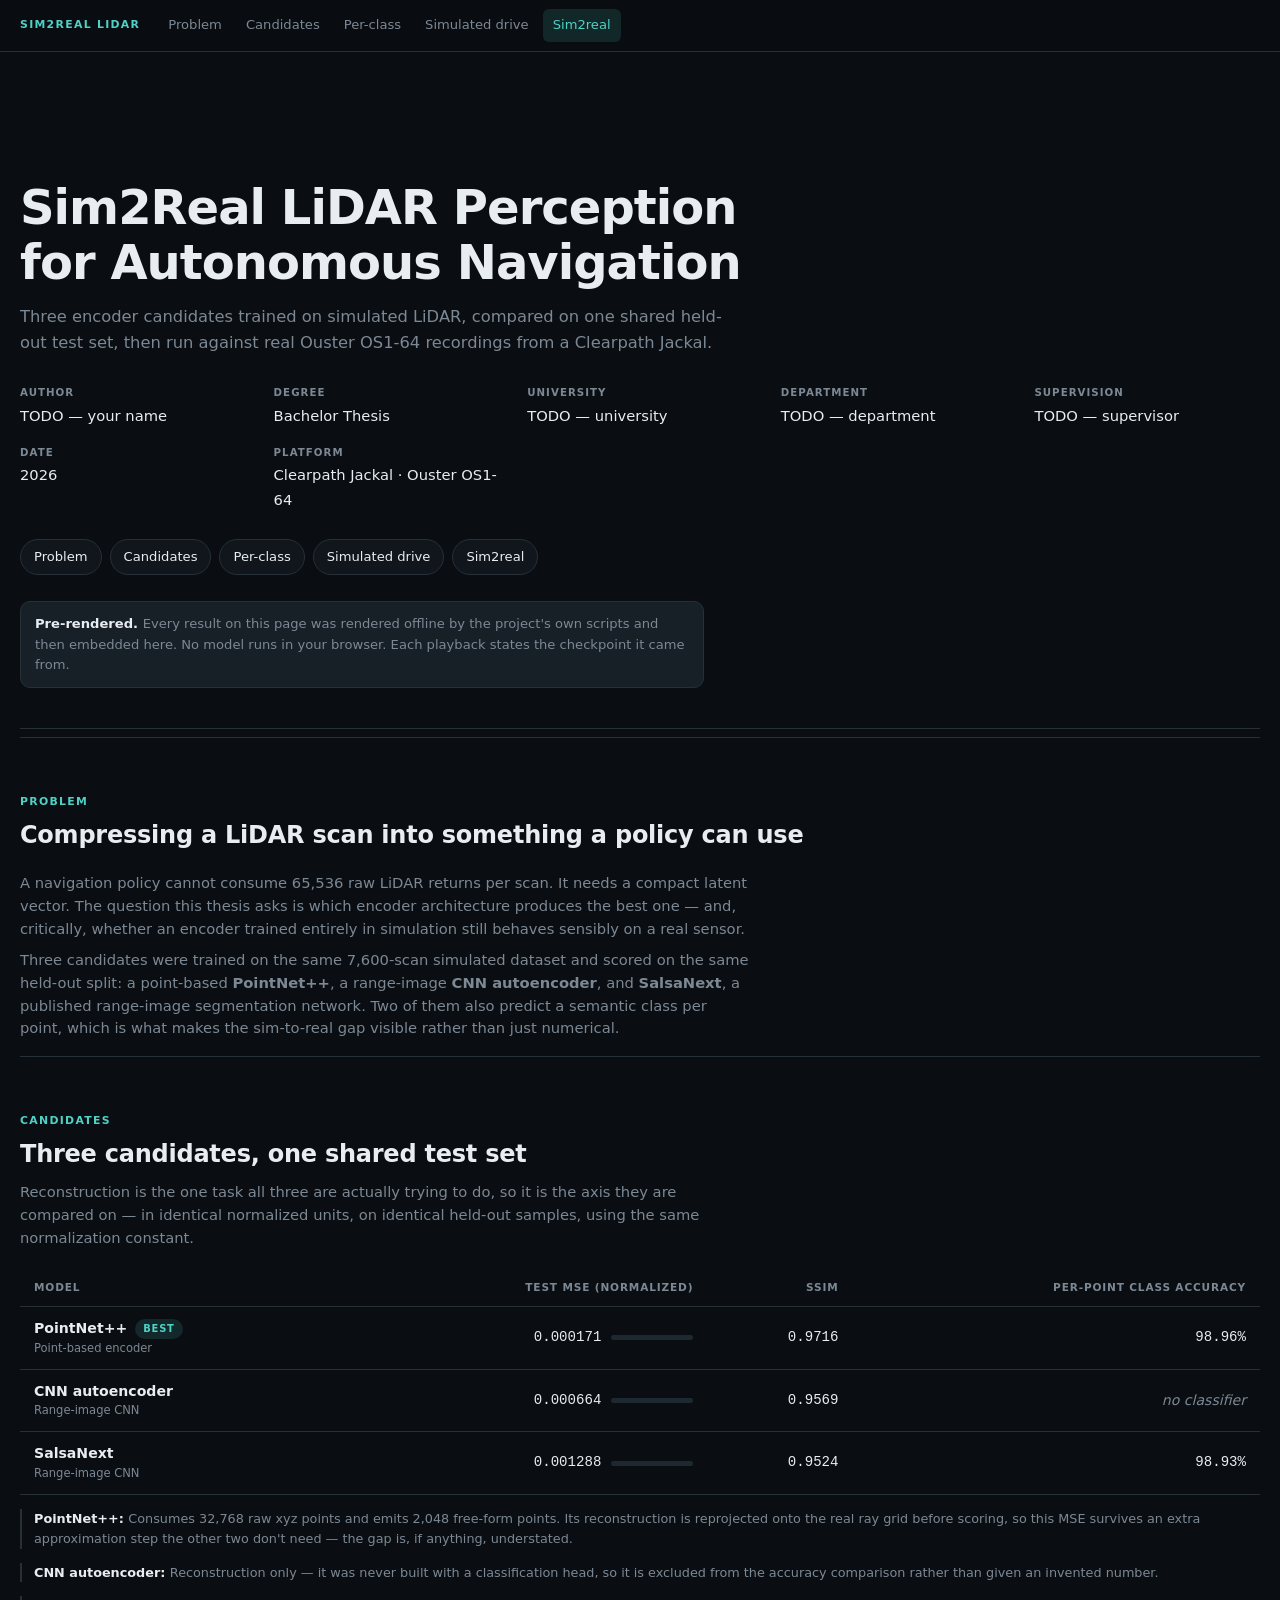
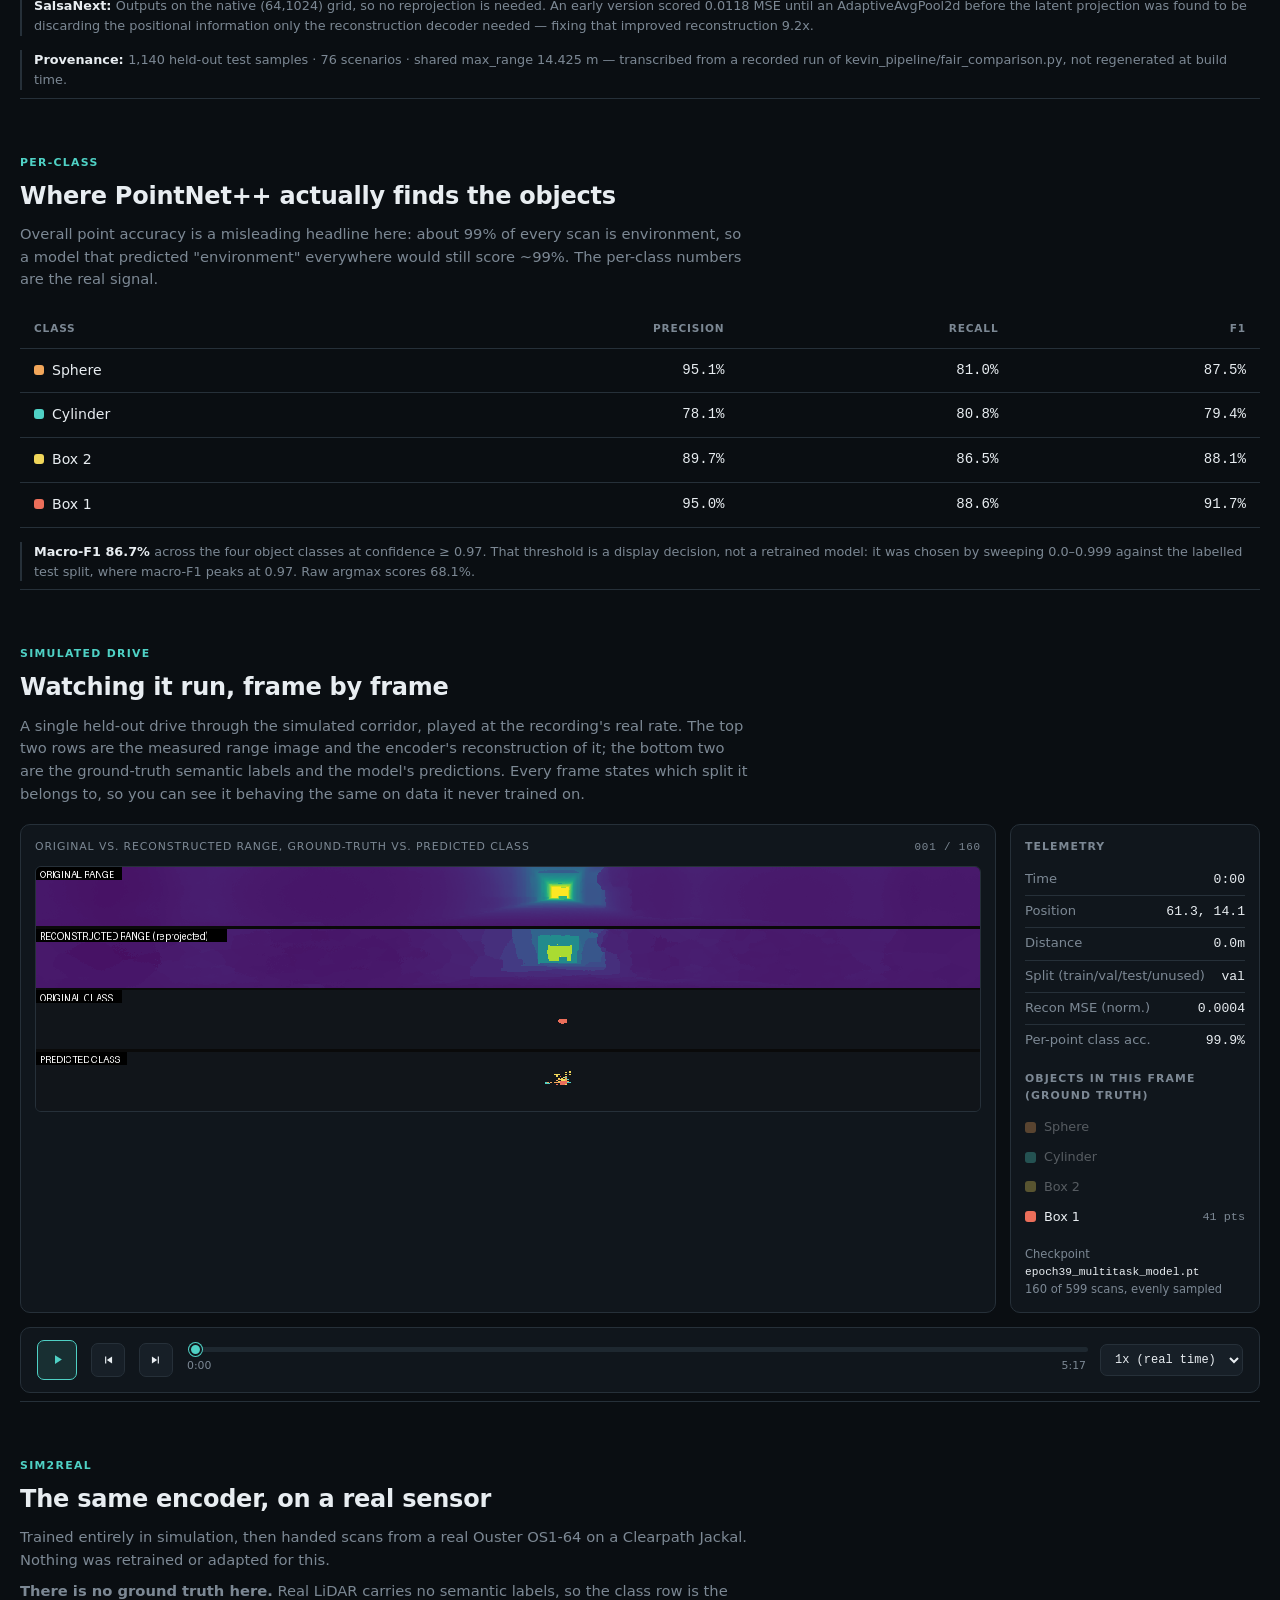
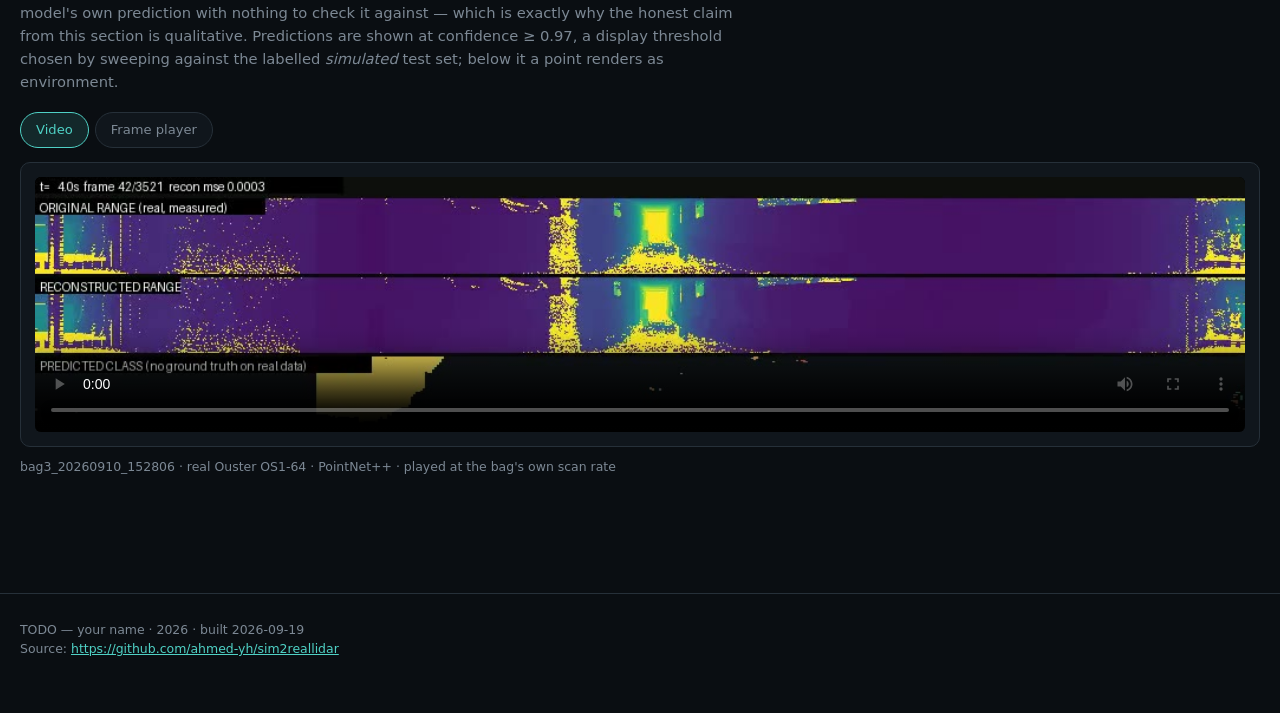
<file: demo/index.html>
<!doctype html>
<!-- data-theme="dark" is set in the markup, not by JS, so the very first paint
     is already dark. Setting it from a script causes a white flash. The
     prefers-color-scheme block in tokens.css still exists, so adding a
     light-mode toggle later is a few lines. -->
<html lang="en" data-theme="dark">
<head>
  <meta charset="utf-8">
  <meta name="viewport" content="width=device-width, initial-scale=1">
  <title>Sim2Real LiDAR Perception — Thesis Demo</title>
  <meta name="description" content="Three LiDAR encoder candidates compared in simulation and validated on real Ouster OS1-64 recordings.">

  <link rel="stylesheet" href="assets/css/tokens.css">
  <link rel="stylesheet" href="assets/css/fonts.css">
  <link rel="stylesheet" href="assets/css/base.css">
  <link rel="stylesheet" href="assets/css/player.css">
</head>
<body>
  <a class="skip-link" href="#content">Skip to content</a>

  <nav id="nav" aria-label="Sections"></nav>
  <main id="content"></main>
  <footer id="footer"></footer>

  <noscript>
    <p style="max-width:70ch;margin:40px auto;padding:0 20px">
      This demo needs JavaScript to render. The underlying figures are plain
      images under <code>payloads/gallery/</code> and the recordings are
      <code>.mp4</code> files under <code>payloads/media/</code>.
    </p>
  </noscript>

  <!-- registry.js defines window.DEMO and must come first: every payload file
       is a classic script that calls DEMO.register(...) as it loads. -->
  <script src="assets/js/registry.js"></script>

  <!-- The manifest loads eagerly rather than on demand -- it's ~8KB and every
       section needs it. Everything heavier goes through DEMO.require(). -->
  <script src="payloads/manifest.js"></script>

  <script src="assets/js/util.js"></script>
  <script src="assets/js/telemetry.js"></script>
  <script src="assets/js/charts.js"></script>
  <script src="assets/js/player.js"></script>
  <!-- three.js + the 3D viewers are added in milestone B0/B1; sections.js
       already dispatches "tunnel" and "pointcloud" types, so turning them on
       is adding these scripts back plus the manifest entries. -->
  <script src="assets/js/sections.js"></script>
  <script src="assets/js/app.js"></script>
</body>
</html>
</file>
<file: demo/assets/css/tokens.css>
/* Design tokens, lifted verbatim from viz/player_template.html so the demo
   page and the frame players read as one product rather than two.

   Three blocks on purpose: a light `:root` default, an automatic dark override
   for people whose OS asks for it, and an explicit [data-theme="dark"] that
   wins in both directions. index.html sets data-theme="dark" in the markup
   (not via JS) so the first paint is already dark -- no flash.

   The Google Fonts @import that lived here is deliberately gone: it broke the
   offline case (the page silently fell back to system-ui), and for a page
   hosted by a German university it also hands every visitor's IP to a US CDN.
   Fonts are self-hosted in fonts.css instead. */

:root {
  --bg: #eef1f3;
  --surface: #ffffff;
  --surface-2: #e4e9ec;
  --border: #cdd5da;
  --text: #17222b;
  --text-dim: #5b6b76;
  --accent: #0f9c8f;
  --accent-soft: #0f9c8f22;
  --warm: #c9761f;
  --danger: #c94f3a;
  --track: #d3dade;
}
@media (prefers-color-scheme: dark) {
  :root:not([data-theme="light"]) {
    --bg: #0a0e12;
    --surface: #10161c;
    --surface-2: #171f27;
    --border: #263039;
    --text: #e8edf1;
    --text-dim: #7c8894;
    --accent: #4fd1c5;
    --accent-soft: #4fd1c522;
    --warm: #f2a65a;
    --danger: #e8705a;
    --track: #1e2830;
  }
}
:root[data-theme="dark"] {
  --bg: #0a0e12;
  --surface: #10161c;
  --surface-2: #171f27;
  --border: #263039;
  --text: #e8edf1;
  --text-dim: #7c8894;
  --accent: #4fd1c5;
  --accent-soft: #4fd1c522;
  --warm: #f2a65a;
  --danger: #e8705a;
  --track: #1e2830;
}

/* Additions the multi-section page needs that a single player didn't. */
:root {
  --font-sans: 'IBM Plex Sans', system-ui, -apple-system, 'Segoe UI', sans-serif;
  --font-mono: 'IBM Plex Mono', ui-monospace, 'Cascadia Mono', Consolas, monospace;
  --maxw: 1500px;
  --radius: 10px;
  --pad-card: 14px;
  --nav-h: 52px;
}
</file>
<file: demo/assets/css/fonts.css>
/* GENERATED FILE — do not edit by hand.
 * Rebuild with:  python demo/build_demo.py --fonts
 *
 * Currently a placeholder: the real build inlines IBM Plex Sans (400/600) and
 * IBM Plex Mono (400/500) as base64 woff2 data: URIs. data: is used rather
 * than url(../fonts/x.woff2) because some Chrome builds block font files over
 * file://, which is exactly the delivery mode an examiner will use.
 *
 * Until then the stacks in tokens.css fall back to system-ui / ui-monospace,
 * which look fine — just not identical to the rest of the project's figures.
 */

/* placeholder: no @font-face yet; --font-sans / --font-mono fall back */
</file>
<file: demo/assets/css/base.css>
/* Page chrome: nav, sections, cards, tables, hero. Reuses the card/heading
   vocabulary from viz/player_template.html so sections and embedded players
   share one visual language. */

* { box-sizing: border-box; }

html { scroll-behavior: smooth; }
@media (prefers-reduced-motion: reduce) {
  html { scroll-behavior: auto; }
  * { transition: none !important; animation: none !important; }
}

body {
  background: var(--bg);
  color: var(--text);
  font-family: var(--font-sans);
  margin: 0;
  min-height: 100vh;
  line-height: 1.55;
  -webkit-font-smoothing: antialiased;
}

.mono {
  font-family: var(--font-mono);
  font-variant-numeric: tabular-nums;
}

a { color: var(--accent); }

:focus-visible {
  outline: 2px solid var(--accent);
  outline-offset: 2px;
  border-radius: 4px;
}

.skip-link {
  position: absolute;
  left: -9999px;
  top: 0;
  background: var(--surface);
  color: var(--text);
  padding: 10px 16px;
  border: 1px solid var(--border);
  border-radius: var(--radius);
  z-index: 100;
}
.skip-link:focus { left: 12px; top: 12px; }

/* ---------------------------------------------------------------- nav ---- */

nav#nav {
  position: sticky;
  top: 0;
  z-index: 50;
  height: var(--nav-h);
  display: flex;
  align-items: center;
  gap: 4px;
  padding: 0 20px;
  border-bottom: 1px solid var(--border);
  background: var(--bg);
  overflow-x: auto;
  scrollbar-width: thin;
}
@supports (backdrop-filter: blur(8px)) {
  nav#nav {
    background: color-mix(in srgb, var(--bg) 82%, transparent);
    backdrop-filter: blur(8px);
  }
}
nav#nav .nav-brand {
  font-size: 0.68rem;
  font-weight: 600;
  letter-spacing: 0.12em;
  text-transform: uppercase;
  color: var(--accent);
  margin-right: 14px;
  white-space: nowrap;
}
nav#nav a {
  font-size: 0.82rem;
  color: var(--text-dim);
  text-decoration: none;
  padding: 6px 10px;
  border-radius: 6px;
  white-space: nowrap;
  transition: color 0.15s, background 0.15s;
}
nav#nav a:hover { color: var(--text); background: var(--surface-2); }
nav#nav a[aria-current="true"] { color: var(--accent); background: var(--accent-soft); }

/* ----------------------------------------------------------- sections ---- */

main {
  max-width: var(--maxw);
  margin: 0 auto;
  padding: 0 20px 96px;
}

section {
  padding: 56px 0 8px;
  scroll-margin-top: calc(var(--nav-h) + 16px);
  border-bottom: 1px solid var(--border);
}
section:last-of-type { border-bottom: none; }

.section-head { margin-bottom: 18px; }
.section-kicker {
  display: block;
  font-size: 0.68rem;
  font-weight: 600;
  letter-spacing: 0.12em;
  text-transform: uppercase;
  color: var(--accent);
  margin-bottom: 6px;
}
.section-title {
  font-size: 1.5rem;
  font-weight: 600;
  margin: 0 0 8px;
  letter-spacing: -0.01em;
}
.section-blurb {
  color: var(--text-dim);
  max-width: 78ch;
  font-size: 0.92rem;
}
.section-blurb p { margin: 0 0 8px; }

h2.panel-heading {
  font-size: 0.68rem;
  font-weight: 600;
  letter-spacing: 0.1em;
  text-transform: uppercase;
  color: var(--text-dim);
  margin: 0 0 10px;
}

/* -------------------------------------------------------------- cards ---- */

.card {
  background: var(--surface);
  border: 1px solid var(--border);
  border-radius: var(--radius);
  padding: var(--pad-card);
}

.note {
  font-size: 0.8rem;
  color: var(--text-dim);
  border-left: 2px solid var(--border);
  padding-left: 12px;
  margin: 14px 0 0;
}
.note strong { color: var(--text); font-weight: 600; }

/* --------------------------------------------------------------- hero ---- */

.hero {
  padding: 72px 0 40px;
  border-bottom: 1px solid var(--border);
}
.hero h1 {
  font-size: clamp(1.9rem, 4.2vw, 3rem);
  font-weight: 600;
  letter-spacing: -0.02em;
  margin: 0 0 14px;
  max-width: 24ch;
  line-height: 1.15;
}
.hero .hero-sub {
  font-size: 1.02rem;
  color: var(--text-dim);
  max-width: 70ch;
  margin: 0 0 30px;
}
.hero-meta {
  display: grid;
  grid-template-columns: repeat(auto-fit, minmax(190px, 1fr));
  gap: 16px 28px;
  margin-bottom: 26px;
}
.hero-meta .k {
  display: block;
  font-size: 0.64rem;
  font-weight: 600;
  letter-spacing: 0.1em;
  text-transform: uppercase;
  color: var(--text-dim);
  margin-bottom: 3px;
}
.hero-meta .v { font-size: 0.92rem; }
.hero-jump { display: flex; flex-wrap: wrap; gap: 8px; }
.hero-jump a {
  font-size: 0.82rem;
  text-decoration: none;
  color: var(--text);
  border: 1px solid var(--border);
  background: var(--surface);
  padding: 7px 13px;
  border-radius: 999px;
  transition: border-color 0.15s, color 0.15s;
}
.hero-jump a:hover { border-color: var(--accent); color: var(--accent); }

.disclaimer {
  margin-top: 26px;
  font-size: 0.82rem;
  color: var(--text-dim);
  background: var(--surface-2);
  border: 1px solid var(--border);
  border-radius: var(--radius);
  padding: 12px 14px;
  max-width: 82ch;
}
.disclaimer strong { color: var(--text); }

/* ------------------------------------------------------------- tables ---- */

.table-wrap { overflow-x: auto; }

table.metrics {
  width: 100%;
  border-collapse: collapse;
  font-size: 0.88rem;
}
table.metrics th,
table.metrics td {
  text-align: right;
  padding: 11px 14px;
  border-bottom: 1px solid var(--border);
  white-space: nowrap;
}
table.metrics th:first-child,
table.metrics td:first-child { text-align: left; }
table.metrics thead th {
  font-size: 0.66rem;
  font-weight: 600;
  letter-spacing: 0.08em;
  text-transform: uppercase;
  color: var(--text-dim);
  border-bottom-color: var(--border);
}
table.metrics tbody tr:hover { background: var(--surface-2); }
table.metrics td.null { color: var(--text-dim); font-style: italic; }
table.metrics .model-name { font-weight: 600; }
table.metrics .model-family {
  display: block;
  font-size: 0.72rem;
  font-weight: 400;
  color: var(--text-dim);
}

.badge {
  display: inline-block;
  font-size: 0.62rem;
  font-weight: 600;
  letter-spacing: 0.08em;
  text-transform: uppercase;
  padding: 2px 8px;
  border-radius: 999px;
  margin-left: 8px;
  vertical-align: middle;
}
.badge.winner { background: var(--accent-soft); color: var(--accent); }

.swatch {
  display: inline-block;
  width: 10px;
  height: 10px;
  border-radius: 3px;
  margin-right: 8px;
  vertical-align: baseline;
}

/* bar strip inside a metrics cell */
.bar-cell { display: flex; align-items: center; gap: 10px; justify-content: flex-end; }
.bar-track {
  flex: 0 0 82px;
  height: 5px;
  background: var(--track);
  border-radius: 3px;
  overflow: hidden;
}
.bar-fill { height: 100%; background: var(--accent); border-radius: 3px; }

/* --------------------------------------------------------------- tabs ---- */

.tabs { margin-top: 4px; }
.tablist {
  display: flex;
  flex-wrap: wrap;
  gap: 6px;
  margin-bottom: 14px;
}
.tab {
  font: inherit;
  font-size: 0.82rem;
  color: var(--text-dim);
  background: var(--surface);
  border: 1px solid var(--border);
  border-radius: 999px;
  padding: 7px 15px;
  cursor: pointer;
  transition: color 0.15s, border-color 0.15s, background 0.15s;
}
.tab:hover { color: var(--text); }
.tab[aria-selected="true"] {
  color: var(--accent);
  border-color: var(--accent);
  background: var(--accent-soft);
}

/* ------------------------------------------------------------ gallery ---- */

.facets { display: flex; flex-wrap: wrap; gap: 6px; margin-bottom: 16px; }
.panes { display: grid; gap: 14px; grid-template-columns: 1fr; }
@media (min-width: 1000px) { .panes.two { grid-template-columns: 1fr 1fr; } }
.pane img { width: 100%; height: auto; display: block; border-radius: 6px; }
.pane .pane-label {
  font-size: 0.74rem;
  color: var(--text-dim);
  margin-bottom: 8px;
}

/* -------------------------------------------------------------- video ---- */

.video-wrap video {
  width: 100%;
  height: auto;
  display: block;
  border-radius: 6px;
  background: #000;
}
.video-fallback {
  padding: 22px;
  text-align: center;
  color: var(--text-dim);
  font-size: 0.88rem;
}

.caption {
  font-size: 0.78rem;
  color: var(--text-dim);
  margin-top: 10px;
}

/* ------------------------------------------------------------- footer ---- */

footer#footer {
  max-width: var(--maxw);
  margin: 0 auto;
  padding: 26px 20px 60px;
  border-top: 1px solid var(--border);
  font-size: 0.78rem;
  color: var(--text-dim);
}

.skeleton {
  min-height: 160px;
  display: flex;
  align-items: center;
  justify-content: center;
  color: var(--text-dim);
  font-size: 0.84rem;
}
</file>
<file: demo/assets/css/player.css>
/* Frame-player component styles, adapted from viz/player_template.html.
   Every id selector there (#playBtn, etc.) became a class scoped under
   .player, because the demo mounts several players on one page and ids
   would collide. */

.player {
  display: grid;
  grid-template-columns: minmax(0, 1fr) 250px;
  gap: 14px;
}
@media (max-width: 860px) {
  .player { grid-template-columns: 1fr; }
}

.player__viewport {
  background: var(--surface);
  border: 1px solid var(--border);
  border-radius: var(--radius);
  padding: var(--pad-card);
  display: flex;
  flex-direction: column;
  gap: 10px;
  min-width: 0;
}
.player__labels {
  display: flex;
  justify-content: space-between;
  gap: 12px;
  font-size: 0.68rem;
  letter-spacing: 0.08em;
  text-transform: uppercase;
  color: var(--text-dim);
}
.player__imgwrap {
  position: relative;
  border-radius: 6px;
  overflow: hidden;
  background: var(--track);
  border: 1px solid var(--border);
}
.player__imgwrap img {
  display: block;
  width: 100%;
  height: auto;
  image-rendering: pixelated;
}

.player__panel {
  background: var(--surface);
  border: 1px solid var(--border);
  border-radius: var(--radius);
  padding: var(--pad-card);
  display: flex;
  flex-direction: column;
  gap: 14px;
  align-self: start;
}
.player__panel h3 {
  font-size: 0.68rem;
  font-weight: 600;
  letter-spacing: 0.1em;
  text-transform: uppercase;
  color: var(--text-dim);
  margin: 0 0 8px;
}
.player__row {
  display: flex;
  justify-content: space-between;
  align-items: baseline;
  gap: 10px;
  padding: 5px 0;
  border-bottom: 1px solid var(--border);
  font-size: 0.82rem;
}
.player__row:last-child { border-bottom: none; }
.player__row .k { color: var(--text-dim); }
.player__row .v { font-weight: 500; text-align: right; }

.player__legend-item {
  display: flex;
  align-items: center;
  gap: 8px;
  padding: 5px 0;
  font-size: 0.8rem;
  transition: opacity 0.15s ease;
}
.player__legend-item.inactive { opacity: 0.32; }
.player__legend-swatch { width: 11px; height: 11px; border-radius: 3px; flex-shrink: 0; }
.player__legend-name { flex: 1; }
.player__legend-count { color: var(--text-dim); font-size: 0.74rem; }
.player__legend-item.inactive .player__legend-count { visibility: hidden; }

.player__transport {
  grid-column: 1 / -1;
  background: var(--surface);
  border: 1px solid var(--border);
  border-radius: var(--radius);
  padding: 12px 16px;
  display: flex;
  align-items: center;
  gap: 14px;
}
.player__transport button {
  background: var(--surface-2);
  border: 1px solid var(--border);
  color: var(--text);
  border-radius: 7px;
  width: 34px; height: 34px;
  display: flex; align-items: center; justify-content: center;
  cursor: pointer;
  flex-shrink: 0;
  transition: background 0.12s ease, border-color 0.12s ease;
}
.player__transport button:hover { border-color: var(--accent); }
.player__transport button svg { width: 14px; height: 14px; fill: var(--text); }
.player__play {
  width: 40px !important; height: 40px !important;
  background: var(--accent-soft) !important;
  border-color: var(--accent) !important;
}
.player__play svg { fill: var(--accent) !important; width: 15px !important; height: 15px !important; }

.player__scrubwrap { flex: 1; display: flex; flex-direction: column; gap: 4px; min-width: 0; }
.player input[type="range"] {
  -webkit-appearance: none;
  appearance: none;
  width: 100%;
  height: 5px;
  border-radius: 3px;
  background: var(--track);
  cursor: pointer;
}
.player input[type="range"]::-webkit-slider-thumb {
  -webkit-appearance: none;
  width: 13px; height: 13px;
  border-radius: 50%;
  background: var(--accent);
  border: 2px solid var(--surface);
  box-shadow: 0 0 0 1px var(--accent);
  cursor: pointer;
}
.player input[type="range"]::-moz-range-thumb {
  width: 13px; height: 13px;
  border-radius: 50%;
  background: var(--accent);
  border: 2px solid var(--surface);
  cursor: pointer;
}
.player__scrublabels {
  display: flex;
  justify-content: space-between;
  font-size: 0.68rem;
  color: var(--text-dim);
}

.player select {
  background: var(--surface-2);
  border: 1px solid var(--border);
  color: var(--text);
  border-radius: 7px;
  padding: 7px 10px;
  font-family: var(--font-mono);
  font-size: 0.75rem;
  cursor: pointer;
  flex-shrink: 0;
}

.player__source {
  font-size: 0.72rem;
  color: var(--text-dim);
  line-height: 1.5;
}
.player__source code {
  font-family: var(--font-mono);
  font-size: 0.7rem;
  color: var(--text);
}
</file>
